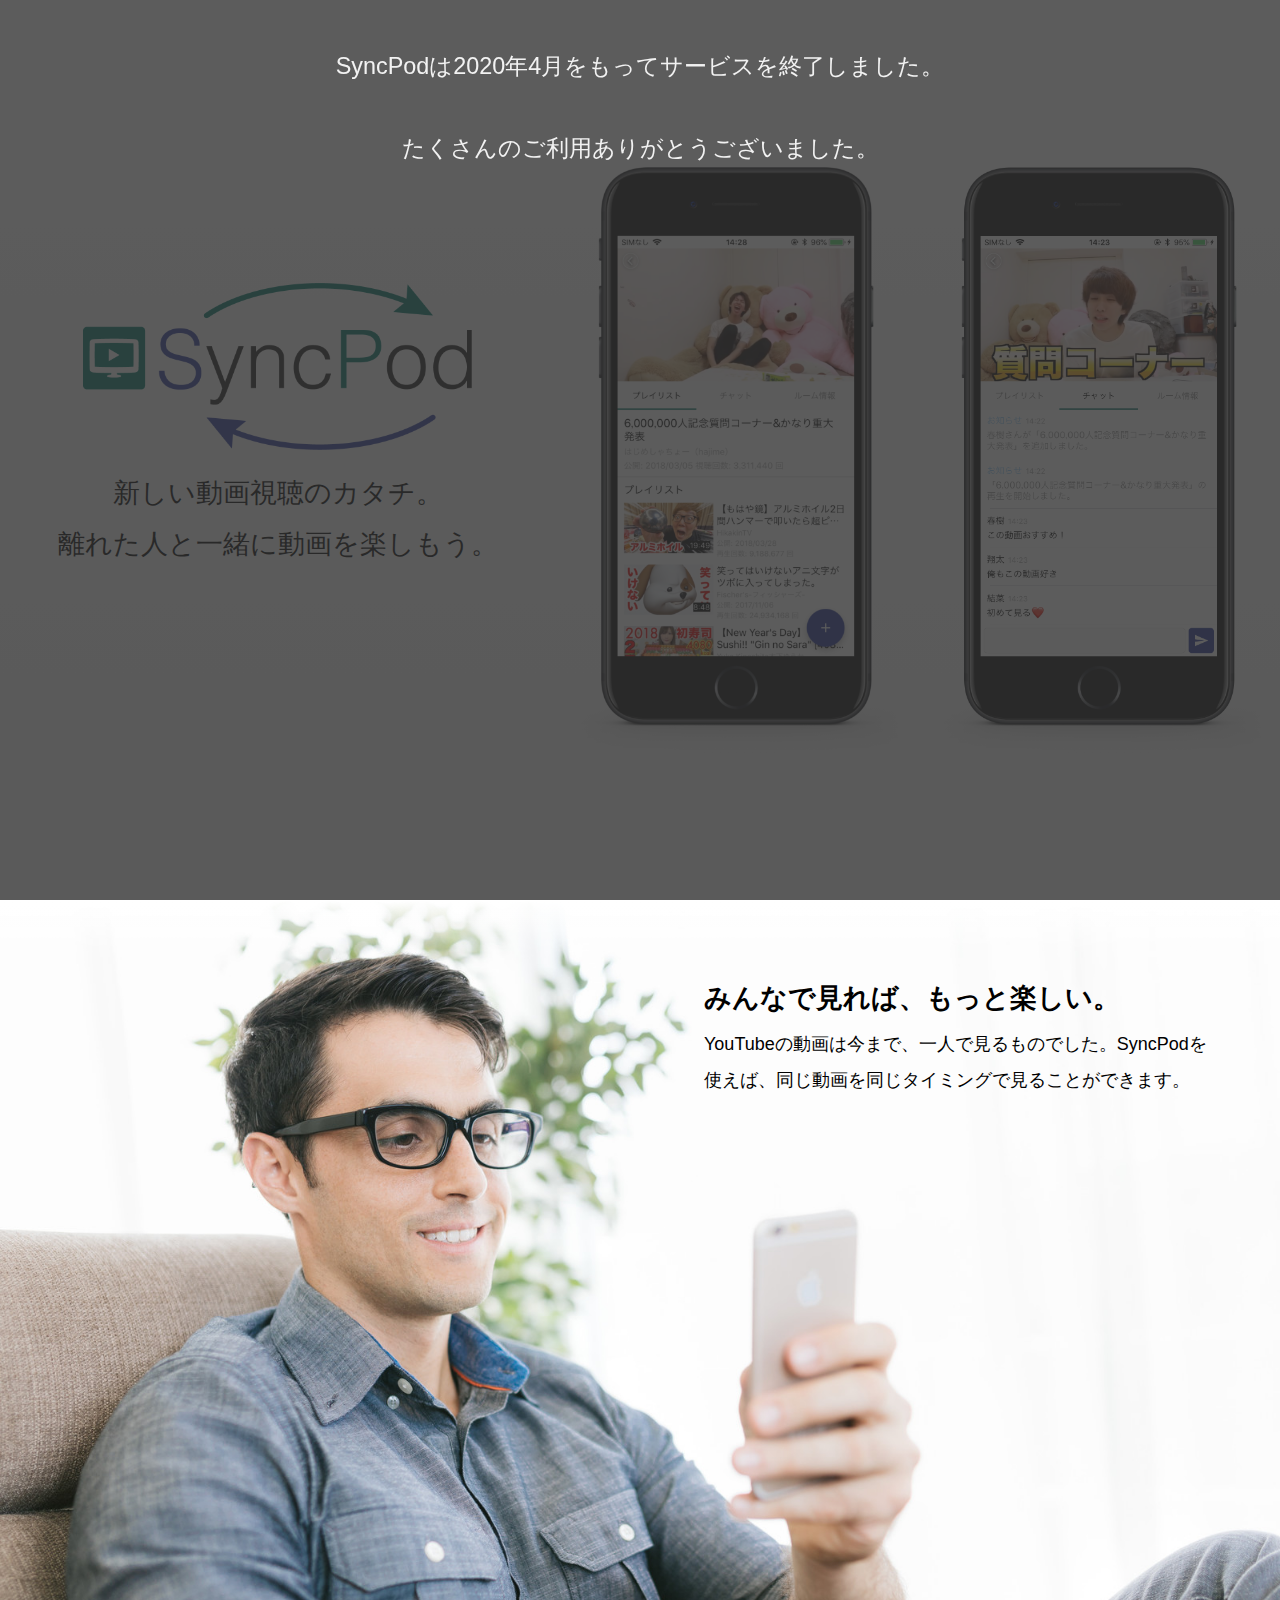
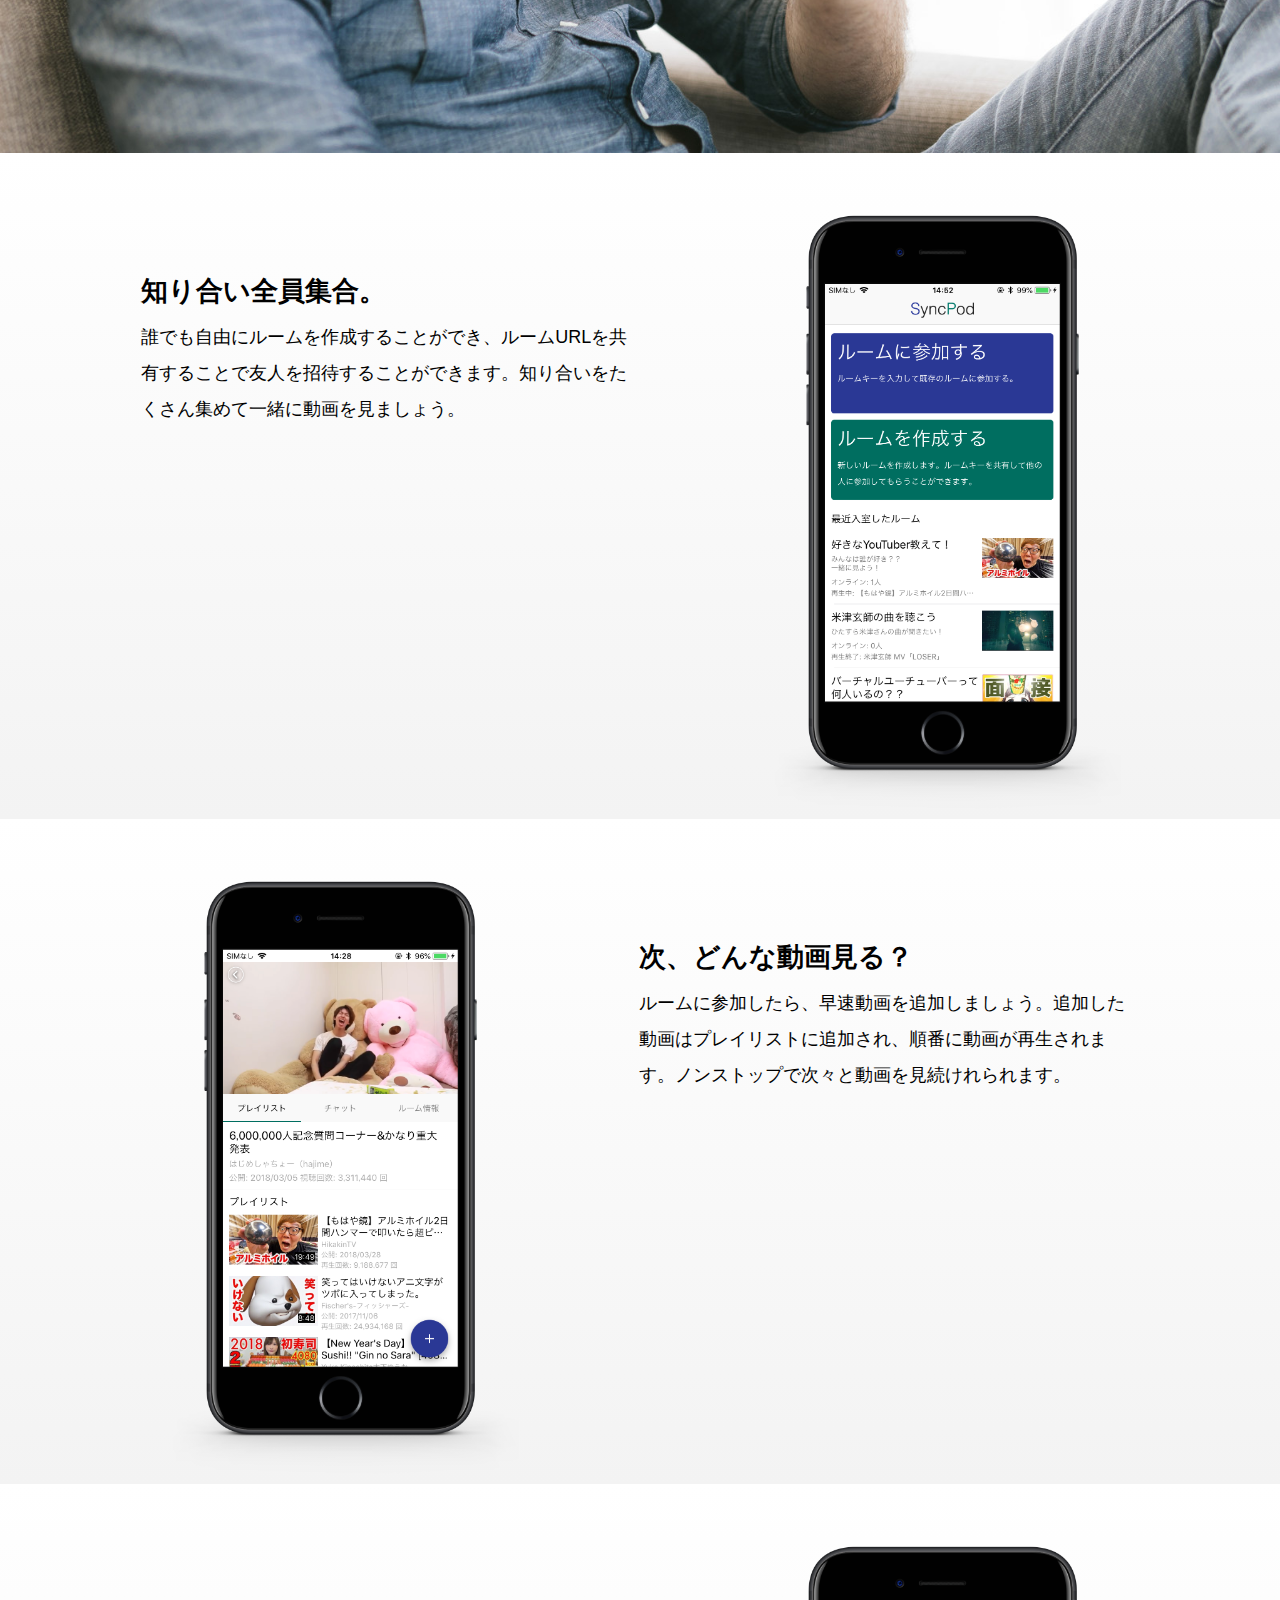
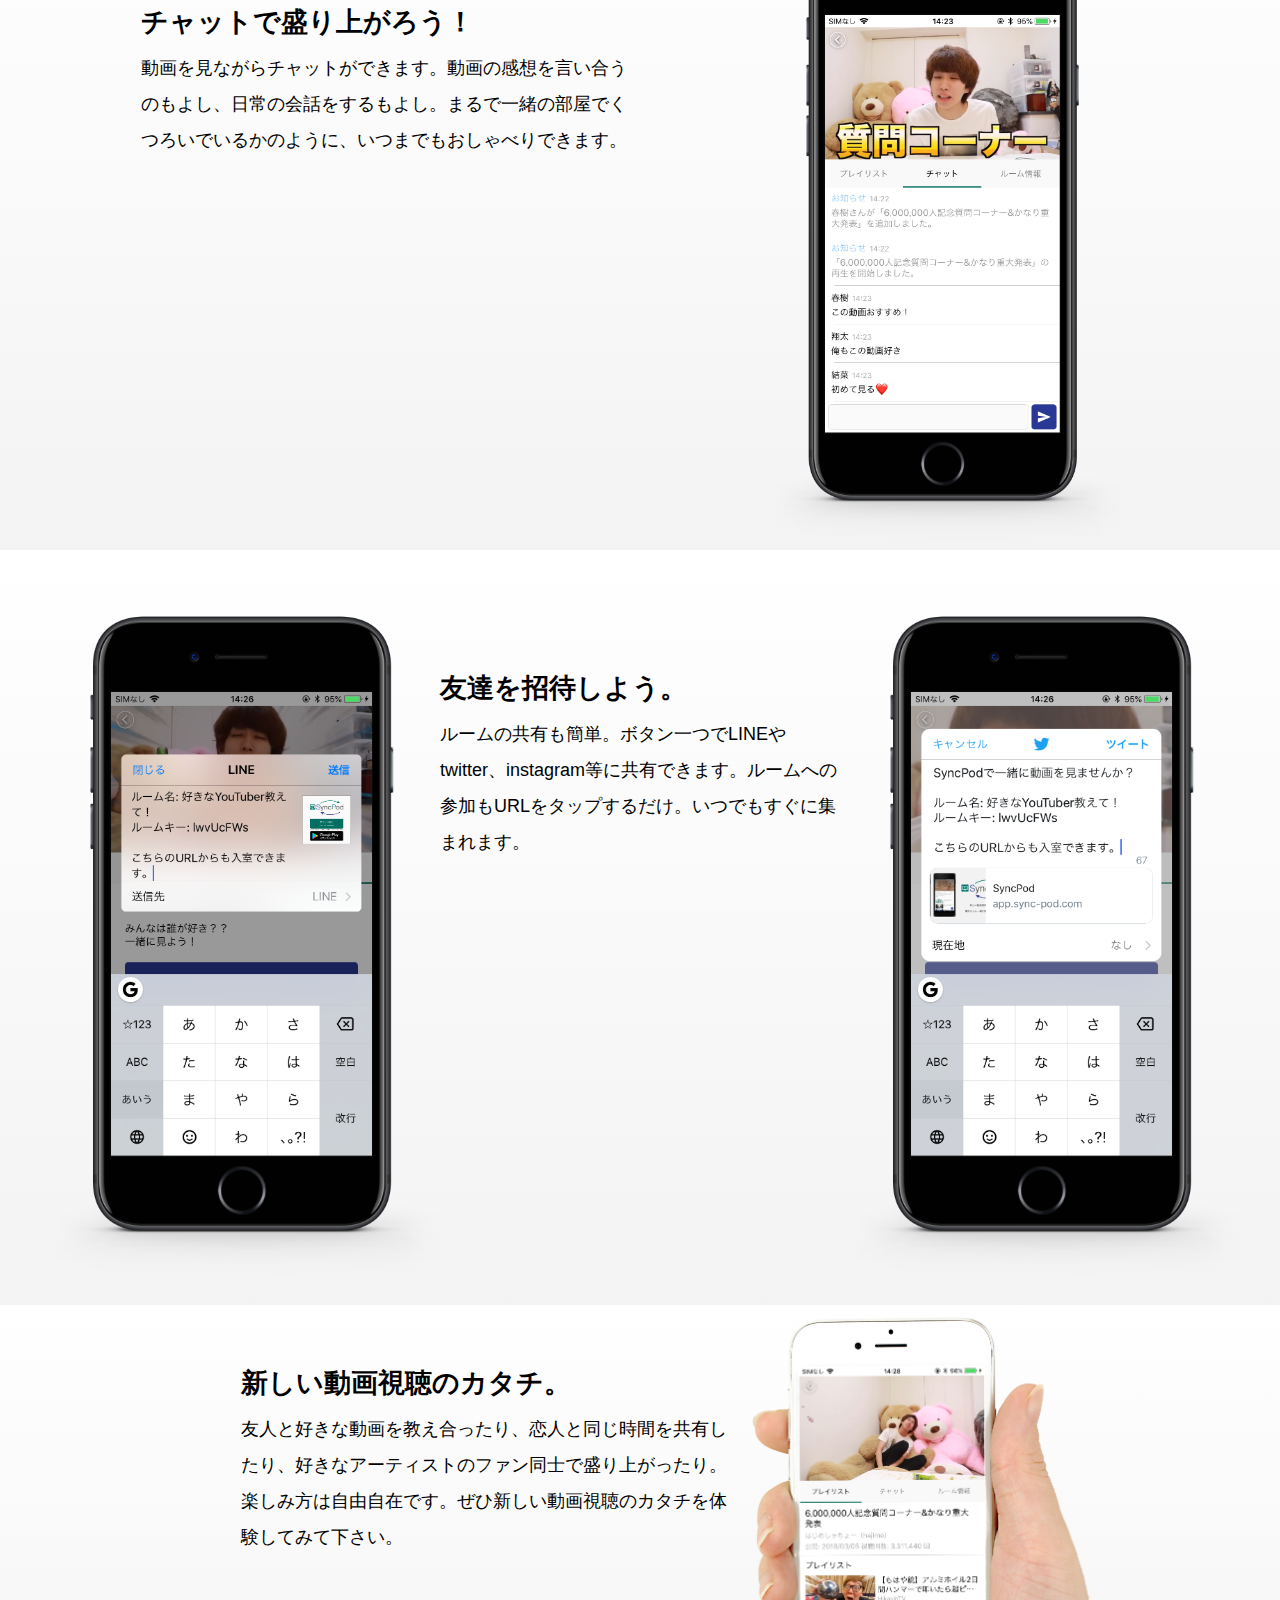
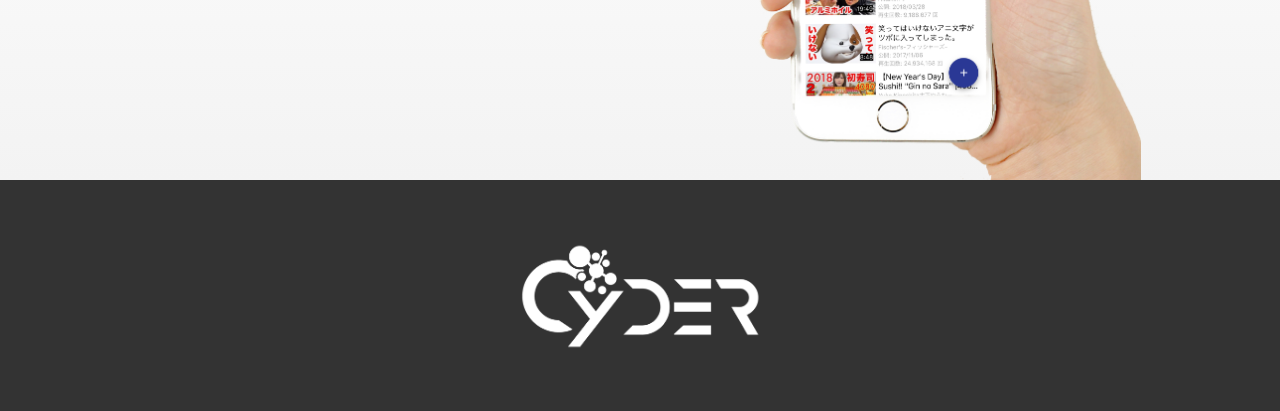
<file: index.html>
<!DOCTYPE html>
<html>
  <head>
    <!-- Global site tag (gtag.js) - Google Analytics -->
    <script async src="https://www.googletagmanager.com/gtag/js?id=UA-100551872-2"></script>
    <script>
      window.dataLayer = window.dataLayer || [];
      function gtag(){dataLayer.push(arguments);}
      gtag('js', new Date());

      gtag('config', 'UA-100551872-2');
    </script>

    <title>SyncPod</title>

    <meta charset="UTF-8">
    <meta name="keywords" content="Cyder, SyncPod">
    <meta name="description" content="Cyder">
    <meta name="author" content="Cyder">
    <meta name="viewport" content="width=device-width, initial-scale=1.0">

    <meta property="og:title" content="SyncPod">
    <meta property="og:type" content="website">
    <meta property="og:url" content="http://app.sync-pod.com">
    <meta property="og:image" content="http://app.sync-pod.com/images/ogp.jpg">
    <meta property="og:site_name" content="SyncPod">
    <meta property="og:description" content="全く新しい動画視聴のカタチ。離れた人と一緒に動画を楽しむことができます。友人や恋人と同じ時間を共有したり、アーティストのファン同士で盛り上がったり、楽しみ方は自由自在。">
    <meta property="fb:app_id" content="150795858797745">
    <meta name="twitter:site" content="@Cyder_PR">
    <meta name="twitter:card" content="summary_large_image">
    <meta name="twitter:description" content="全く新しい動画視聴のカタチ。離れた人と一緒に動画を楽しむことができます。友人や恋人と同じ時間を共有したり、アーティストのファン同士で盛り上がったり、楽しみ方は自由自在。">

    <link rel="shortcut icon" href="./images/favicon.png" >
    <link rel="stylesheet" type="text/css" href="css/index.css">
  </head>
  <body>
    <header>
      <div class="service-closed">
        <p>SyncPodは2020年4月をもってサービスを終了しました。</p>
        <p>たくさんのご利用ありがとうございました。</p>
      </div>
      <div class="title">
        <h1><img src="./images/logo.png"></h1>
        <div class="catch-phrase">
          <p>新しい動画視聴のカタチ。</p>
          <p>離れた人と一緒に動画を楽しもう。</p>
        </div>
        <div class="sp-screen-shot"></div>
     </div>
      <img class="pc-screen-shot" src="./images/header-devise-pc.png">
    </header>
    <section class="about">
      <div class="text">
        <h2>みんなで見れば、もっと楽しい。</h2>
        <p>YouTubeの動画は今まで、一人で見るものでした。SyncPodを使えば、同じ動画を同じタイミングで見ることができます。</p>
      </div>
      <img src="./images/about.png">
    </section>
    <section class="room">
      <div class="text">
        <h2>知り合い全員集合。</h2>
        <p>誰でも自由にルームを作成することができ、ルームURLを共有することで友人を招待することができます。知り合いをたくさん集めて一緒に動画を見ましょう。</p>
      </div>
      <div class="img"><img src="./images/room-devise.png"></div>
    </section>
    <section class="playlist">
      <div class="text">
        <h2>次、どんな動画見る？</h2>
        <p>ルームに参加したら、早速動画を追加しましょう。追加した動画はプレイリストに追加され、順番に動画が再生されます。ノンストップで次々と動画を見続けれられます。</p>
      </div>
      <div class="img"><img src="./images/playlist-devise.png"></div>
    </section>
    <section class="chat">
      <div class="text">
        <h2>チャットで盛り上がろう！</h2>
        <p>動画を見ながらチャットができます。動画の感想を言い合うのもよし、日常の会話をするもよし。まるで一緒の部屋でくつろいでいるかのように、いつまでもおしゃべりできます。</p>
      </div>
      <div class="img"><img src="./images/chat-devise.png"></div>
    </section>
    <section class="share">
      <div class="img"><img src="./images/share-devise-pc1.png"></div>
      <div class="text">
        <h2>友達を招待しよう。</h2>
        <p>ルームの共有も簡単。ボタン一つでLINEやtwitter、instagram等に共有できます。ルームへの参加もURLをタップするだけ。いつでもすぐに集まれます。</p>
      </div>
      <img class="two" src="./images/share-devise-sp.png">
      <div class="img"><img src="./images/share-devise-pc2.png"></div>
    </section>
    <section class="new">
      <div class="pc-text">
        <div class="text">
            <h2>新しい動画視聴のカタチ。</h2>
          </div>
          <div class="horizontal">
            <div class="text">
              <p>友人と好きな動画を教え合ったり、恋人と同じ時間を共有したり、好きなアーティストのファン同士で盛り上がったり。楽しみ方は自由自在です。ぜひ新しい動画視聴のカタチを体験してみて下さい。</p>
           </div>
            <div class="sp-hand"><img src="./images/with-hand.png"></div>
          </div>
      </div>
      <div class="img"><img src="./images/with-hand.png"></div>
    </section>
    <footer>
      <a href="https://cyder.jp/" target="_blank">
        <img src="./images/cyder-logo-white.png"></img>
      </a>
    </footer>
  </body>
</html>
</file>
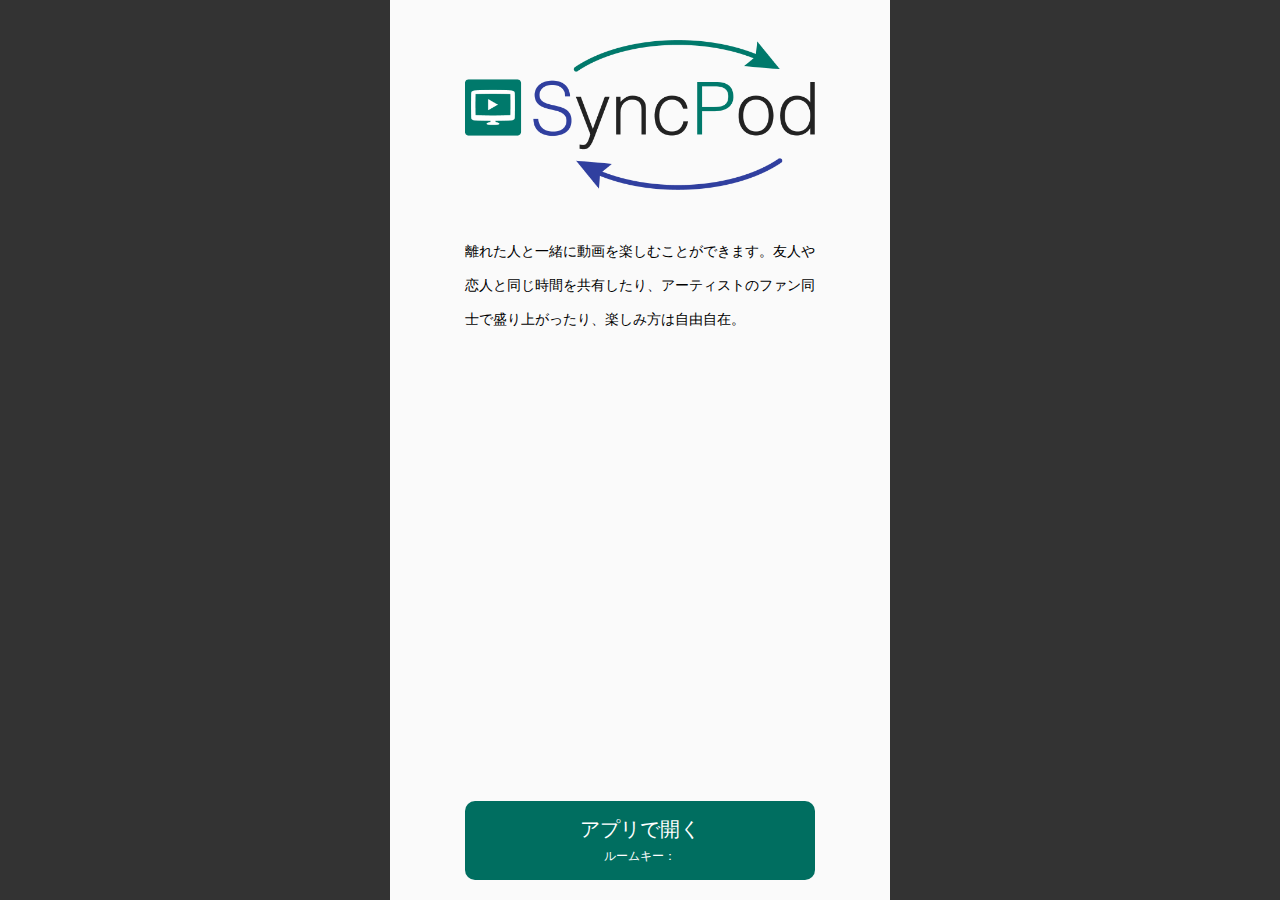
<file: room.html>
<!DOCTYPE html>
<html>
  <head>
    <!-- Global site tag (gtag.js) - Google Analytics -->
    <script async src="https://www.googletagmanager.com/gtag/js?id=UA-100551872-2"></script>
    <script>
      window.dataLayer = window.dataLayer || [];
      function gtag(){dataLayer.push(arguments);}
      gtag('js', new Date());

      gtag('config', 'UA-100551872-2');
    </script>

    <title>SyncPod</title>

    <meta charset="UTF-8">
    <meta name="keywords" content="Cyder, SyncPod">
    <meta name="description" content="Cyder">
    <meta name="author" content="Cyder">
    <meta name="viewport" content="width=device-width, initial-scale=1.0">

    <meta property="og:title" content="SyncPod">
    <meta property="og:type" content="website">
    <meta property="og:url" content="http://app.sync-pod.com/room">
    <meta property="og:image" content="http://app.sync-pod.com/images/ogp.jpg">
    <meta property="og:site_name" content="SyncPod">
    <meta property="og:description" content="全く新しい動画視聴のカタチ。離れた人と一緒に動画を楽しむことができます。友人や恋人と同じ時間を共有したり、アーティストのファン同士で盛り上がったり、楽しみ方は自由自在。">
    <meta property="fb:app_id" content="150795858797745">
    <meta name="twitter:site" content="@Cyder_PR">
    <meta name="twitter:card" content="summary_large_image">
    <link rel="stylesheet" type="text/css" href="css/style.css">

    <link rel="shortcut icon" href="./images/favicon.png" >
  </head>
  <body>
    <section>
        <div class="logo">
            <a href="./"><img src="images/logo.png"></a>
        </div>
        <p class="description">離れた人と一緒に動画を楽しむことができます。友人や恋人と同じ時間を共有したり、アーティストのファン同士で盛り上がったり、楽しみ方は自由自在。</p>
        <footer>
            <a class="app-button" id="app-room-url">
              <div>アプリで開く</div>
              <div class="room-key" id="room-key">ルームキー：</div>
            </a>
       </footer>
    </section>
    <script type="text/javascript" src="js/room.js"></script>    
  </body>
</html>
</file>
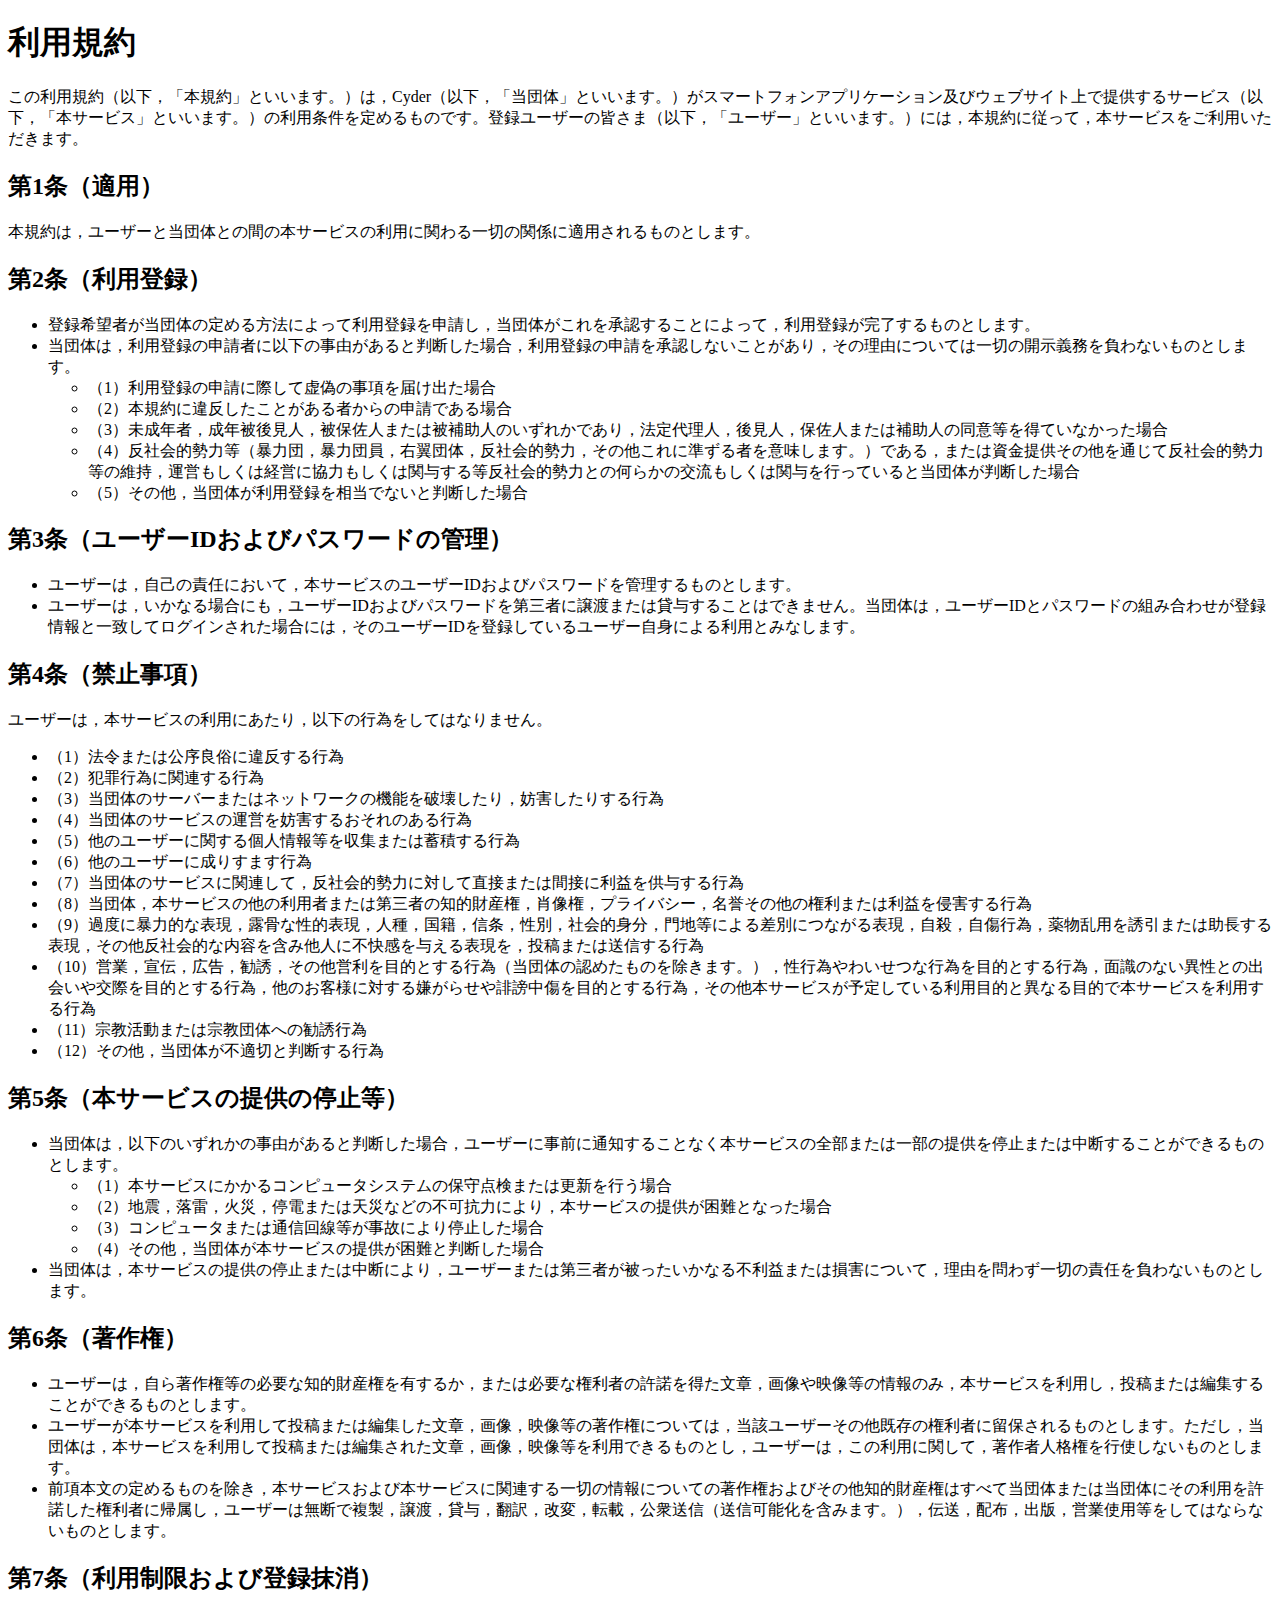
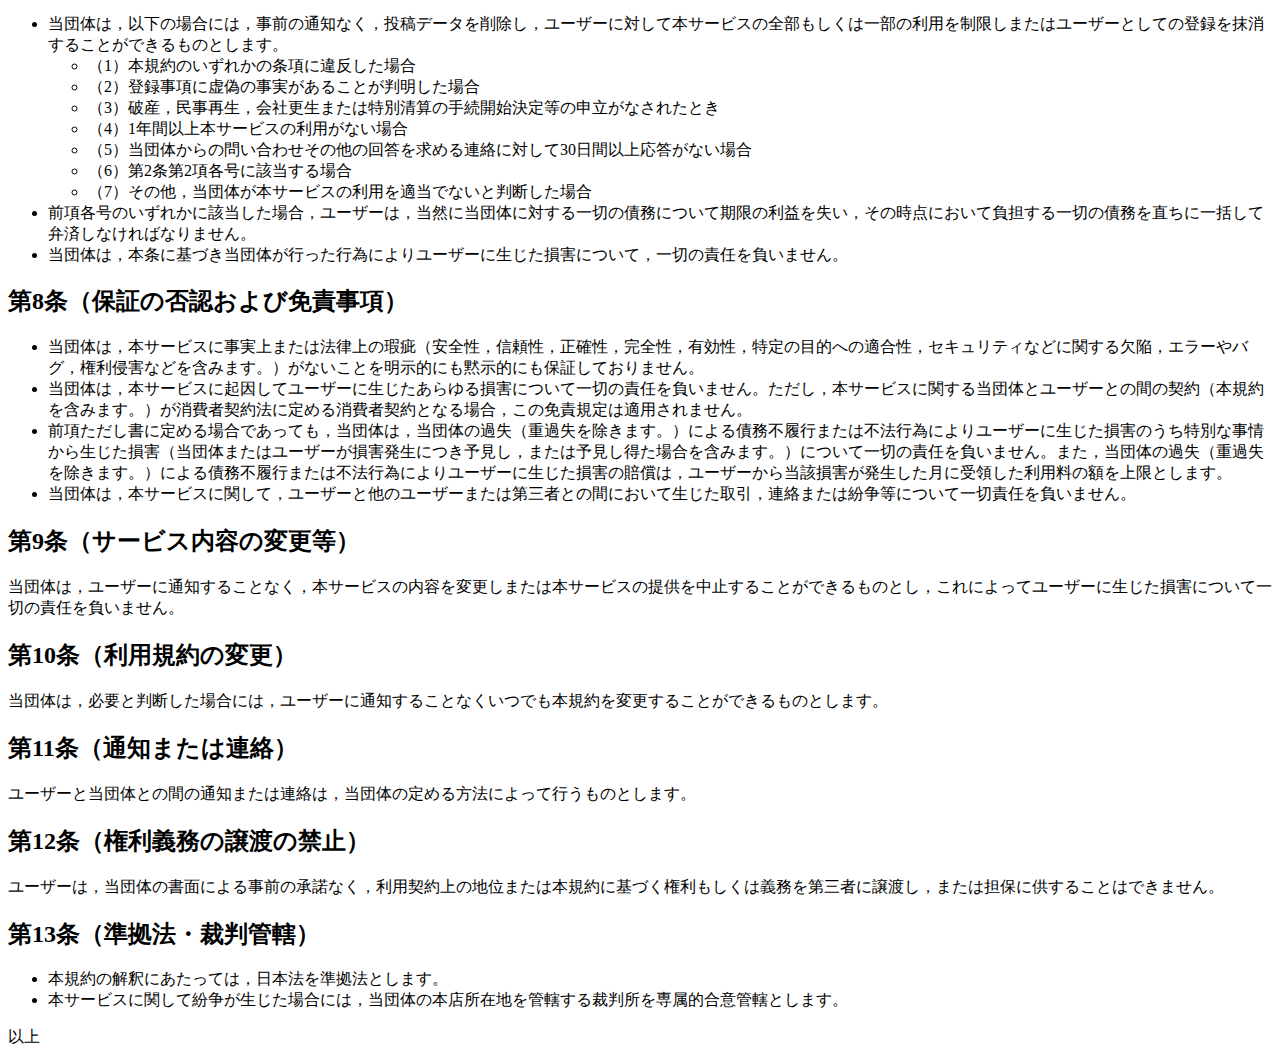
<file: terms.html>
<!DOCTYPE html>
<html>
  <head>
    <!-- Global site tag (gtag.js) - Google Analytics -->
    <script async src="https://www.googletagmanager.com/gtag/js?id=UA-100551872-2"></script>
    <script>
      window.dataLayer = window.dataLayer || [];
      function gtag(){dataLayer.push(arguments);}
      gtag('js', new Date());

      gtag('config', 'UA-100551872-2');
    </script>

    <title>SyncPod</title>

    <meta charset="UTF-8">
    <meta name="keywords" content="Cyder, SyncPod">
    <meta name="description" content="Cyder">
    <meta name="author" content="Cyder">
    <meta name="viewport" content="width=device-width, initial-scale=1.0">

    <meta property="og:title" content="SyncPod">
    <meta property="og:type" content="website">
    <meta property="og:url" content="http://app.sync-pod.com">
    <meta property="og:image" content="http://app.sync-pod.com/images/ogp.jpg">
    <meta property="og:site_name" content="SyncPod">
    <meta property="og:description" content="全く新しい動画視聴のカタチ。離れた人と一緒に動画を楽しむことができます。友人や恋人と同じ時間を共有したり、アーティストのファン同士で盛り上がったり、楽しみ方は自由自在。">
    <meta property="fb:app_id" content="150795858797745">
    <meta name="twitter:site" content="@Cyder_PR">
    <meta name="twitter:card" content="app">
    <meta name="twitter:description" content="全く新しい動画視聴のカタチ。離れた人と一緒に動画を楽しむことができます。友人や恋人と同じ時間を共有したり、アーティストのファン同士で盛り上がったり、楽しみ方は自由自在。">
    <meta name="twitter:app:name:googleplay" content="SyncPod">
    <meta name="twitter:app:id:googleplay" content="com.cyder.atsushi.youtubesync">
    <meta name="twitter:app:url:googleplay" content="https://play.google.com/store/apps/details?id=com.cyder.atsushi.youtubesync">

    <link rel="shortcut icon" href="./images/favicon.png" >
  </head>
  <body>
    <h1>利用規約</h1>
    <p>この利用規約（以下，「本規約」といいます。）は，Cyder（以下，「当団体」といいます。）がスマートフォンアプリケーション及びウェブサイト上で提供するサービス（以下，「本サービス」といいます。）の利用条件を定めるものです。登録ユーザーの皆さま（以下，「ユーザー」といいます。）には，本規約に従って，本サービスをご利用いただきます。</p>

    <h2>第1条（適用）</h2>
    <p>本規約は，ユーザーと当団体との間の本サービスの利用に関わる一切の関係に適用されるものとします。</p>

    <h2>第2条（利用登録）</h2>
    <ul>
      <li>登録希望者が当団体の定める方法によって利用登録を申請し，当団体がこれを承認することによって，利用登録が完了するものとします。</li>
      <li>当団体は，利用登録の申請者に以下の事由があると判断した場合，利用登録の申請を承認しないことがあり，その理由については一切の開示義務を負わないものとします。
        <ul>
          <li>（1）利用登録の申請に際して虚偽の事項を届け出た場合</li>
          <li>（2）本規約に違反したことがある者からの申請である場合</li>
          <li>（3）未成年者，成年被後見人，被保佐人または被補助人のいずれかであり，法定代理人，後見人，保佐人または補助人の同意等を得ていなかった場合</li>
          <li>（4）反社会的勢力等（暴力団，暴力団員，右翼団体，反社会的勢力，その他これに準ずる者を意味します。）である，または資金提供その他を通じて反社会的勢力等の維持，運営もしくは経営に協力もしくは関与する等反社会的勢力との何らかの交流もしくは関与を行っていると当団体が判断した場合</li>
          <li>（5）その他，当団体が利用登録を相当でないと判断した場合</li>
        </ul>
      </li>
    </ul>

    <h2>第3条（ユーザーIDおよびパスワードの管理）</h2>
    <ul>
        <li>ユーザーは，自己の責任において，本サービスのユーザーIDおよびパスワードを管理するものとします。</li>
        <li>ユーザーは，いかなる場合にも，ユーザーIDおよびパスワードを第三者に譲渡または貸与することはできません。当団体は，ユーザーIDとパスワードの組み合わせが登録情報と一致してログインされた場合には，そのユーザーIDを登録しているユーザー自身による利用とみなします。</li>
    </ul>

    <h2>第4条（禁止事項）</h2>
    <p>ユーザーは，本サービスの利用にあたり，以下の行為をしてはなりません。</p>
    <ul>
      <li>（1）法令または公序良俗に違反する行為</li>
      <li>（2）犯罪行為に関連する行為</li>
      <li>（3）当団体のサーバーまたはネットワークの機能を破壊したり，妨害したりする行為</li>
      <li>（4）当団体のサービスの運営を妨害するおそれのある行為</li>
      <li>（5）他のユーザーに関する個人情報等を収集または蓄積する行為</li>
      <li>（6）他のユーザーに成りすます行為</li>
      <li>（7）当団体のサービスに関連して，反社会的勢力に対して直接または間接に利益を供与する行為</li>
      <li>（8）当団体，本サービスの他の利用者または第三者の知的財産権，肖像権，プライバシー，名誉その他の権利または利益を侵害する行為</li>
      <li>（9）過度に暴力的な表現，露骨な性的表現，人種，国籍，信条，性別，社会的身分，門地等による差別につながる表現，自殺，自傷行為，薬物乱用を誘引または助長する表現，その他反社会的な内容を含み他人に不快感を与える表現を，投稿または送信する行為</li>
      <li>（10）営業，宣伝，広告，勧誘，その他営利を目的とする行為（当団体の認めたものを除きます。），性行為やわいせつな行為を目的とする行為，面識のない異性との出会いや交際を目的とする行為，他のお客様に対する嫌がらせや誹謗中傷を目的とする行為，その他本サービスが予定している利用目的と異なる目的で本サービスを利用する行為</li>
      <li>（11）宗教活動または宗教団体への勧誘行為</li>
      <li>（12）その他，当団体が不適切と判断する行為</li>
    </ul>

    <h2>第5条（本サービスの提供の停止等）</h2>
    <ul>
      <li>当団体は，以下のいずれかの事由があると判断した場合，ユーザーに事前に通知することなく本サービスの全部または一部の提供を停止または中断することができるものとします。
        <ul>
          <li>（1）本サービスにかかるコンピュータシステムの保守点検または更新を行う場合</li>
          <li>（2）地震，落雷，火災，停電または天災などの不可抗力により，本サービスの提供が困難となった場合</li>
          <li>（3）コンピュータまたは通信回線等が事故により停止した場合</li>
          <li>（4）その他，当団体が本サービスの提供が困難と判断した場合</li>
        </ul>
      </li>
      <li>当団体は，本サービスの提供の停止または中断により，ユーザーまたは第三者が被ったいかなる不利益または損害について，理由を問わず一切の責任を負わないものとします。</li>
    </ul>

    <h2>第6条（著作権）</h2>
    <ul>
      <li>ユーザーは，自ら著作権等の必要な知的財産権を有するか，または必要な権利者の許諾を得た文章，画像や映像等の情報のみ，本サービスを利用し，投稿または編集することができるものとします。</li>
      <li>ユーザーが本サービスを利用して投稿または編集した文章，画像，映像等の著作権については，当該ユーザーその他既存の権利者に留保されるものとします。ただし，当団体は，本サービスを利用して投稿または編集された文章，画像，映像等を利用できるものとし，ユーザーは，この利用に関して，著作者人格権を行使しないものとします。</li>
      <li>前項本文の定めるものを除き，本サービスおよび本サービスに関連する一切の情報についての著作権およびその他知的財産権はすべて当団体または当団体にその利用を許諾した権利者に帰属し，ユーザーは無断で複製，譲渡，貸与，翻訳，改変，転載，公衆送信（送信可能化を含みます。），伝送，配布，出版，営業使用等をしてはならないものとします。</li>
    </ul>

    <h2>第7条（利用制限および登録抹消）</h2>
    <ul>
      <li>当団体は，以下の場合には，事前の通知なく，投稿データを削除し，ユーザーに対して本サービスの全部もしくは一部の利用を制限しまたはユーザーとしての登録を抹消することができるものとします。
        <ul>
          <li>（1）本規約のいずれかの条項に違反した場合</li>
          <li>（2）登録事項に虚偽の事実があることが判明した場合</li>
          <li>（3）破産，民事再生，会社更生または特別清算の手続開始決定等の申立がなされたとき</li>
          <li>（4）1年間以上本サービスの利用がない場合</li>
          <li>（5）当団体からの問い合わせその他の回答を求める連絡に対して30日間以上応答がない場合</li>
          <li>（6）第2条第2項各号に該当する場合</li>
          <li>（7）その他，当団体が本サービスの利用を適当でないと判断した場合</li>
        </ul>
      </li>
      <li>前項各号のいずれかに該当した場合，ユーザーは，当然に当団体に対する一切の債務について期限の利益を失い，その時点において負担する一切の債務を直ちに一括して弁済しなければなりません。</li>
      <li>当団体は，本条に基づき当団体が行った行為によりユーザーに生じた損害について，一切の責任を負いません。</li>
    </ul>

    <h2>第8条（保証の否認および免責事項）</h2>
    <ul>
      <li>当団体は，本サービスに事実上または法律上の瑕疵（安全性，信頼性，正確性，完全性，有効性，特定の目的への適合性，セキュリティなどに関する欠陥，エラーやバグ，権利侵害などを含みます。）がないことを明示的にも黙示的にも保証しておりません。</li>
      <li>当団体は，本サービスに起因してユーザーに生じたあらゆる損害について一切の責任を負いません。ただし，本サービスに関する当団体とユーザーとの間の契約（本規約を含みます。）が消費者契約法に定める消費者契約となる場合，この免責規定は適用されません。</li>
      <li>前項ただし書に定める場合であっても，当団体は，当団体の過失（重過失を除きます。）による債務不履行または不法行為によりユーザーに生じた損害のうち特別な事情から生じた損害（当団体またはユーザーが損害発生につき予見し，または予見し得た場合を含みます。）について一切の責任を負いません。また，当団体の過失（重過失を除きます。）による債務不履行または不法行為によりユーザーに生じた損害の賠償は，ユーザーから当該損害が発生した月に受領した利用料の額を上限とします。</li>
      <li>当団体は，本サービスに関して，ユーザーと他のユーザーまたは第三者との間において生じた取引，連絡または紛争等について一切責任を負いません。</li>
    </ul>

    <h2>第9条（サービス内容の変更等）</h2>
    <p>当団体は，ユーザーに通知することなく，本サービスの内容を変更しまたは本サービスの提供を中止することができるものとし，これによってユーザーに生じた損害について一切の責任を負いません。</p>

    <h2>第10条（利用規約の変更）</h2>
    <p>当団体は，必要と判断した場合には，ユーザーに通知することなくいつでも本規約を変更することができるものとします。</p>

    <h2>第11条（通知または連絡）</h2>
    <p>ユーザーと当団体との間の通知または連絡は，当団体の定める方法によって行うものとします。</p>

    <h2>第12条（権利義務の譲渡の禁止）</h2>
    <p>ユーザーは，当団体の書面による事前の承諾なく，利用契約上の地位または本規約に基づく権利もしくは義務を第三者に譲渡し，または担保に供することはできません。</p>

    <h2>第13条（準拠法・裁判管轄）</h2>
    <ul>
      <li>本規約の解釈にあたっては，日本法を準拠法とします。</li>
      <li>本サービスに関して紛争が生じた場合には，当団体の本店所在地を管轄する裁判所を専属的合意管轄とします。</li>
    </ul>

    <p>以上</p>
  </body>
</html>
</file>
<file: css/index.css>
html, body {
  margin: 0;
  padding: 0;
  font-family: "Helvetica Neue", 'ヒラギノ角ゴ Pro W3','Hiragino Kaku Gothic Pro',"メイリオ", sans-serif;
  font-size: 15px;
  overflow-x: hidden;
}

header, section, h1, h2, p {
  margin: 0;
  padding: 0;
}

img {
  vertical-align: bottom;
}

header, section {
  background: linear-gradient(#ffffff, #f3f3f3);
}

header {
  height: 100vh;
  position: relative;
  overflow: hidden;
  text-align: center;
}

header .title {
  height: 100%;
}

header h1 img {
  width: 80%;
  padding: 50px 10% 10px;
}

header .catch-phrase {
  font-size: 1.2rem;
  padding: 15px 0;
}

header .catch-phrase p {
  margin-bottom: 15px;
}

header .sp-screen-shot {
  width: 100%;
  height: 100%;
  background-image: url("../images/header-devise-sp.png");
  background-size: 80% auto;
  background-position: center top;
  background-repeat: no-repeat;
}

header .pc-screen-shot {
  display: none;
}

header .apps {
  position: fixed;
  bottom: 0;
  left: 0;
  right: 0;
  margin: 0 auto;
  background-color: rgba(255, 255, 255, 0.8);
}

header .service-closed {
  position: fixed;
  width:100%;
  height: 100%;
  background-color: rgba(51, 51, 51, 0.8);
  z-index: 1;
}

header .service-closed p {
  color: #f2f2f2;
  margin: 50px 30px 0px 30px;
  font-size: 1.3rem;
}

.app {
  display: inline-block;
  width: 48%;
  padding: 1%;
}

.app img {
  width: 100%;
}

section .text {
  margin: 20px 5% 5px;
}

section h2 {
  font-size: 1.5rem;
  margin: 0 0 10px 0;
}

section p {
  line-height: 2rem;
}

section.about img {
  width: 100%;
}

section.room img,
section.playlist img,
section.chat img {
  width: 80%;
  margin: 0 10%;
}

section.share img {
  width: 100%;
}

section.share .img {
  display: none;
}

section.new .horizontal {
  display: flex;
  align-items: flex-start;
  width: 100%;
  margin-left: 5%;
}

section.new .horizontal .text {
  width: 45%;
  margin: 0 0 20px;
}

section.new .horizontal .sp-hand {
  width: 50%;
  align-self: flex-end;
}

section.new .horizontal .sp-hand img {
  width: 100%;
}

section.new .img {
  display: none;
}

section.new .horizontal .apps {
  display: none;
}

footer {
  background-color: #333333;
  text-align: center;
}

footer img {
  margin: 40px 0;
  width: 40%;
}

@media only screen and (min-width: 480px) {
html, body {
  font-size: 16px;
}

header h1 img {
  width: 70%;
  max-width: 400px;
  padding: 50px 15% 10px;
}

header .catch-phrase {
  font-size: 1.5rem;
}

section .text {
  margin: 25px 8% 5px;
}

section.room img,
section.playlist img,
section.chat img {
  width: 60%;
  margin: 0 20%;
}


section.new .horizontal {
  display: flex;
  align-items: flex-start;
  width: 100%;
  margin-left: 8%;
}

section.new .horizontal .text {
  width: 42%;
  margin: 0;
}

footer img {
  width: 30%;
}
}

@media only screen and (min-width: 800px) {
html, body {
  font-size: 18px;
}

header {
  display: flex;
  align-items: center;
}

header .title {
  min-width: 500px;
  width: 45%;
  height: auto;
  margin: 10px 0 30px;
}

header h1 img {
  padding: 10px 10% 10px;
}

header .apps {
  position: relative;
  background: none;
  width: 400px;
  margin: 0 auto;
}

header .catch-phrase {
  font-size: 1.2rem;
  padding: 15px 0 30px;
}

header .sp-screen-shot {
  display: none;
}

header .pc-screen-shot {
  display: block;
  height: 70%;
}

section.about {
  position: relative;
}

section.about .text {
  position: absolute;
  width: 40%;
  max-width: 600px;
  top: 40px;
  left: 55%;
  margin: 0;
}

section.room,
section.playlist,
section.chat,
section.new {
  display: flex;
  align-items: top;
  max-width: 100%;
  justify-content: center;
}

section.room .text,
section.playlist .text,
section.chat .text {
  width: 40%;
  max-width: 500px;
  margin: 120px 0 30px 8%;
}

section.room .img,
section.playlist .img,
section.chat .img {
  margin: 30px 0 10px;
  max-width: 600px;
  flex: 1;
  display: block;
}

section.playlist {
  flex-direction: row-reverse;
}

section.playlist .text {
  margin: 120px 8% 30px 0;
}

section.share .text {
  margin: 60px 20% 10px;
}

section.share img {
  width: 80%;
  margin: 0 10%;
}

section.new .pc-text {
  width: 50%;
  max-width: 500px;
  margin: 60px 0 30px 8%;
}

section.new .text {
  margin: 0;
}

section.new .horizontal {
  margin: 0;
}

section.new .horizontal .text {
  width: 100%;
}

section.new .horizontal .sp-hand {
  display: none;
}

section.new .horizontal .apps {
  display: block;
  max-width: 400px;
  margin: 50px 0 20px;
}


section.new .img {
  display: block;
  margin-bottom: 0;
  align-self: flex-end;
}

section.new .img img {
  flex: 1;
  max-width: 400px;
}

footer img {
  margin: 60px 0;
  width: 20%;
  max-width: 256px;
}
}

@media only screen and (min-width: 1024px) {
header .catch-phrase {
  font-size: 1.5rem;
  padding: 15px 0 30px;
}

section.about .text {
  position: absolute;
  top: 80px;
  right: 4%;
  margin: 0;
}

section.share {
  display: flex;
  align-items: top;
  justify-content: center;
}

section.share .two {
  display: none;
}

section.share .text {
  margin: 120px 0 30px;
  max-width: 400px;
}

section.share .img {
  display: block;
  flex: 1;
  max-width: 400px;
  margin: 30px 0;
}

section.share img {
  width: 100%;
  margin: 0;
}
}
</file>
<file: css/style.css>
html, body {
  margin: 0;
  padding: 0;
  width: 100%;
  height: 100%;
  background: #333333;
  font-family: "Helvetica Neue", 'ヒラギノ角ゴ Pro W3','Hiragino Kaku Gothic Pro',"メイリオ", sans-serif;
}

section {
  background: #fafafa;
  height: 100%;
  margin: 0 auto;
  max-width: 500px;
  position: relative;
}

.logo {
  margin: 0 auto;
  padding: 40px 0;
  width: 70%;
}

.logo img {
  width: 100%;
}

.description {
  margin: 0 15%;
  line-height: 34px;
  font-size: 14px;
  text-align: justify;
}

footer {
  position: absolute;
  bottom: 0;
  width: 100%;
}

.room-key {
  margin-top: 5px;
  font-size: 12px;
}

.app-button {
  display: block;
  text-decoration: none;
  background-color: #006e60;
  border-radius: 10px;
  color: #ffffff;
  text-align: center;
  width: 70%;
  padding: 15px 0;
  margin: 0 auto 20px;
  font-size: 20px;
}

.apps {
  margin: 5px 10px;
}

.app {
  display: inline-block;
  width: 48%;
  padding: 1%;
}

.app img {
  width: 100%;
}
</file>
